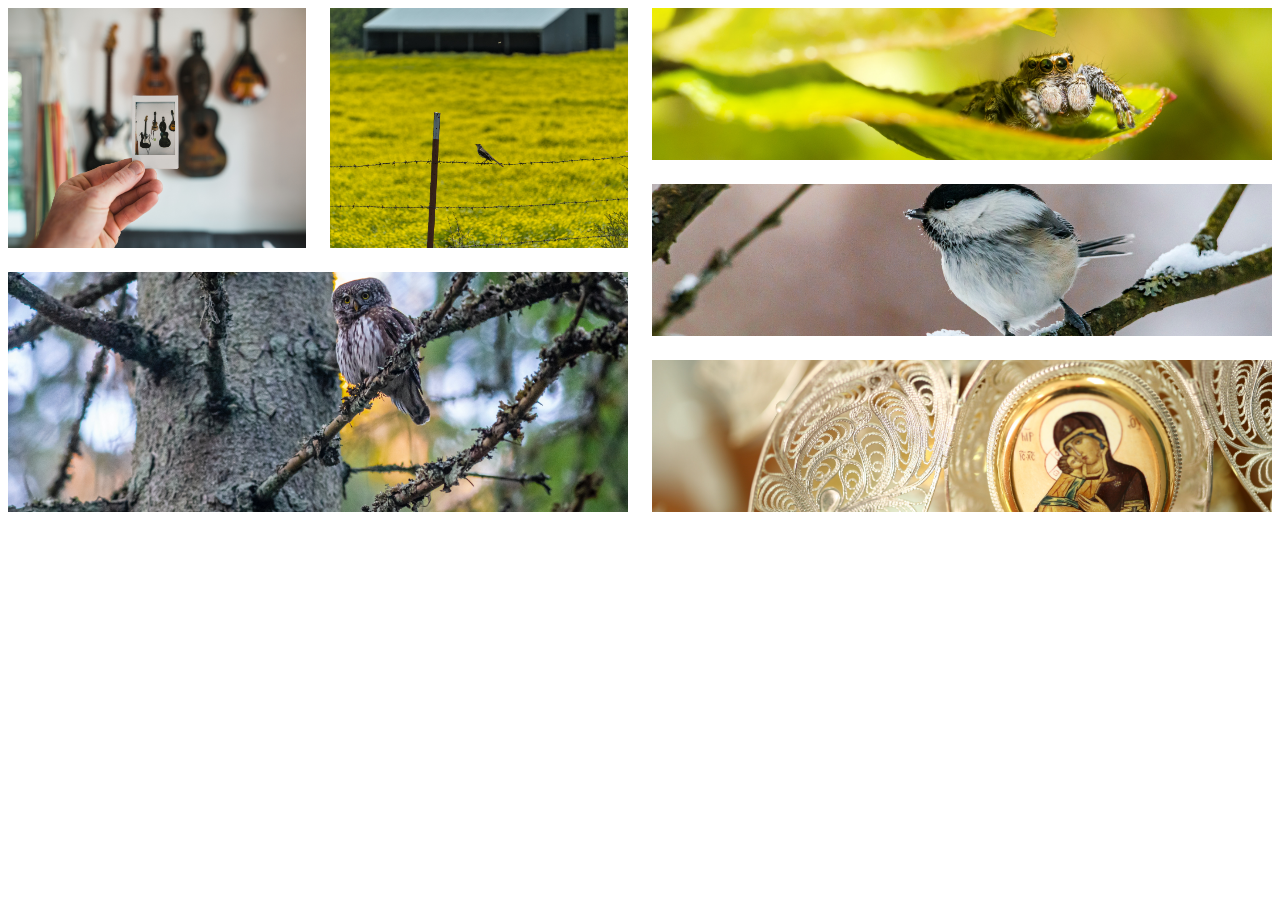
<file: ques5/index.html>
<!DOCTYPE html>
<html lang="en">
<head>
    <meta charset="UTF-8">
    <meta name="viewport" content="width=device-width, initial-scale=1.0">
    <title>Document</title>
    <link rel="stylesheet" href="style.css">
</head>
<body>
    <div>
        <div class="container">
            <img src="./pic1.jpg" class="pic1"/>
            <img src="./pic2.jpg" class="pic2"/>
            <img src="./pic3.jpg" class="pic3"/>
            <img src="./pic4.jpg" class="pic4"/>
            <img src="./pic5.jpg" class="pic5"/>
            <img src="./pic6.jpg" class="pic6"/>
        </div>
    </div>
</body>
</html>
</file>
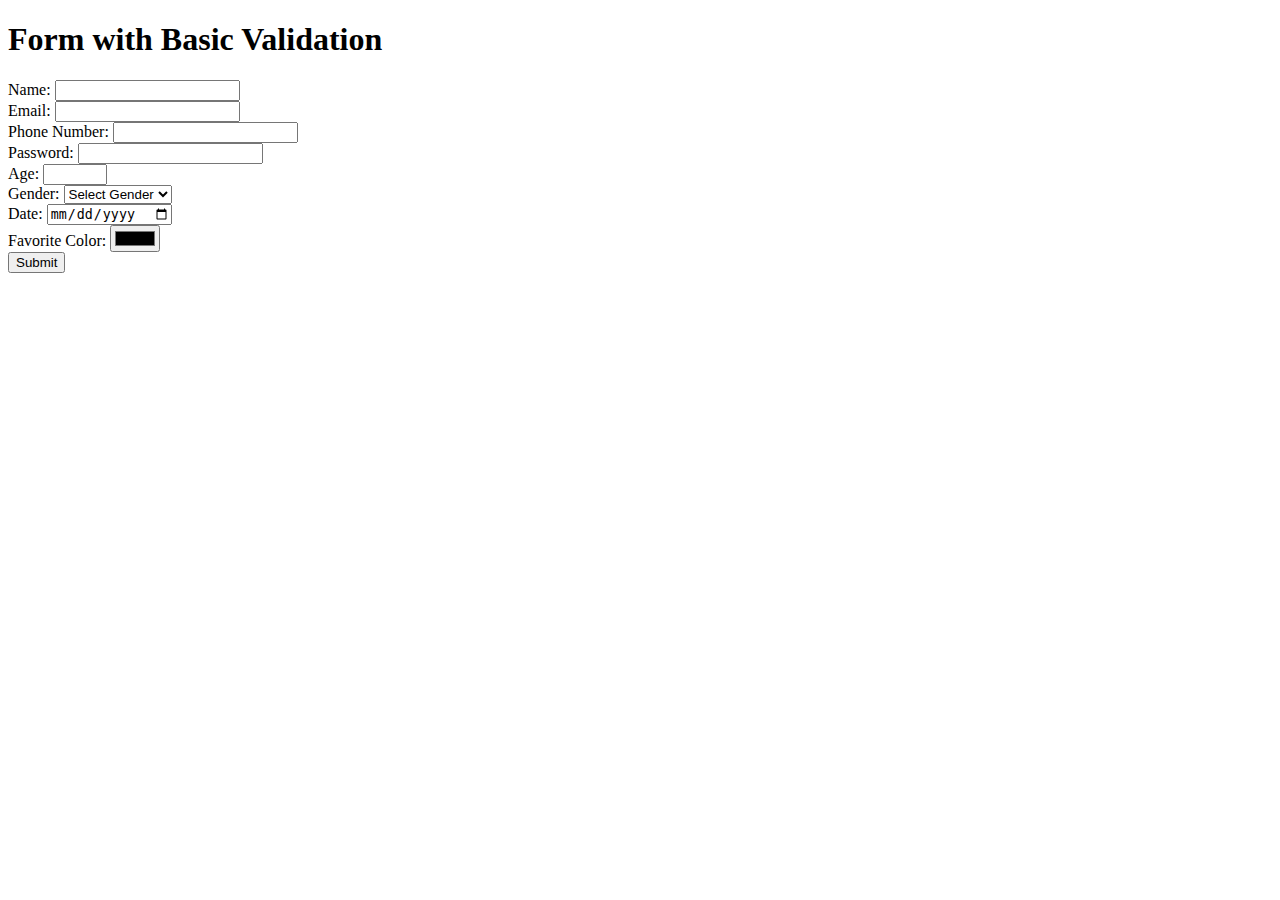
<file: ques2.html>
<!DOCTYPE html>
<html lang="en">
<head>
    <meta charset="UTF-8">
    <meta name="viewport" content="width=device-width, initial-scale=1.0">
    <title>Document</title>
</head>
<body>
    <h1>Form with Basic Validation</h1>
    <form id="myForm">
        <label for="name">Name:</label>
        <input type="text" id="name" required>
        <br>
        <label for="email">Email:</label>
        <input type="email" id="email" required>
        <br>
        <label for="phone">Phone Number:</label>
        <input type="tel" id="phone" pattern="[0-9]{10}" required>
        <br>
        <label for="password">Password:</label>
        <input type="password" id="password" required>
        <br>
        <label for="age">Age:</label>
        <input type="number" id="age" min="18" max="100" required>
        <br>
        <label for="gender">Gender:</label>
        <select id="gender" required>
            <option value="">Select Gender</option>
            <option value="male">Male</option>
            <option value="female">Female</option>
            <option value="other">Other</option>
        </select>
        <br>
        <label for="date">Date:</label>
        <input type="date" id="date" required>
        <br>
        <label for="color">Favorite Color:</label>
        <input type="color" id="color" required>
        <br>
        <input type="submit" value="Submit">
    </form>
</body>
</html>
</file>
<file: ques5/style.css>
img{
    width: 100%;
    height: 100%;
    object-fit: cover;

}
.container{
    display: grid;
    gap: 1.5rem;
    grid-template-columns: repeat(8,1fr);
    grid-template-rows: repeat(8,5vw);
}

.pic1{
    grid-column-start: 1;
    grid-column-end: 3;
    grid-row-start: 1;
    grid-row-end: 4;
}
.pic2{
    grid-column-start: 3;
    grid-column-end: 5;
    grid-row-start: 1;
    grid-row-end: 4;
}
.pic3 {
    grid-column-start: 5;
    grid-column-end: 9;
    grid-row-start: 1;
    grid-row-end: 3;
  }
  .pic4{
    grid-column-start: 1;
    grid-column-end: 5;
    grid-row-start: 4;
    grid-row-end: 7;
  }
  .pic5 {
    grid-column-start: 5;
    grid-column-end: 9;
    grid-row-start: 3;
    grid-row-end: 5;
  }
  .pic6{
    grid-column-start: 5;
    grid-column-end: 9;
    grid-row-start: 5;
    grid-row-end: 7;
  }
</file>
